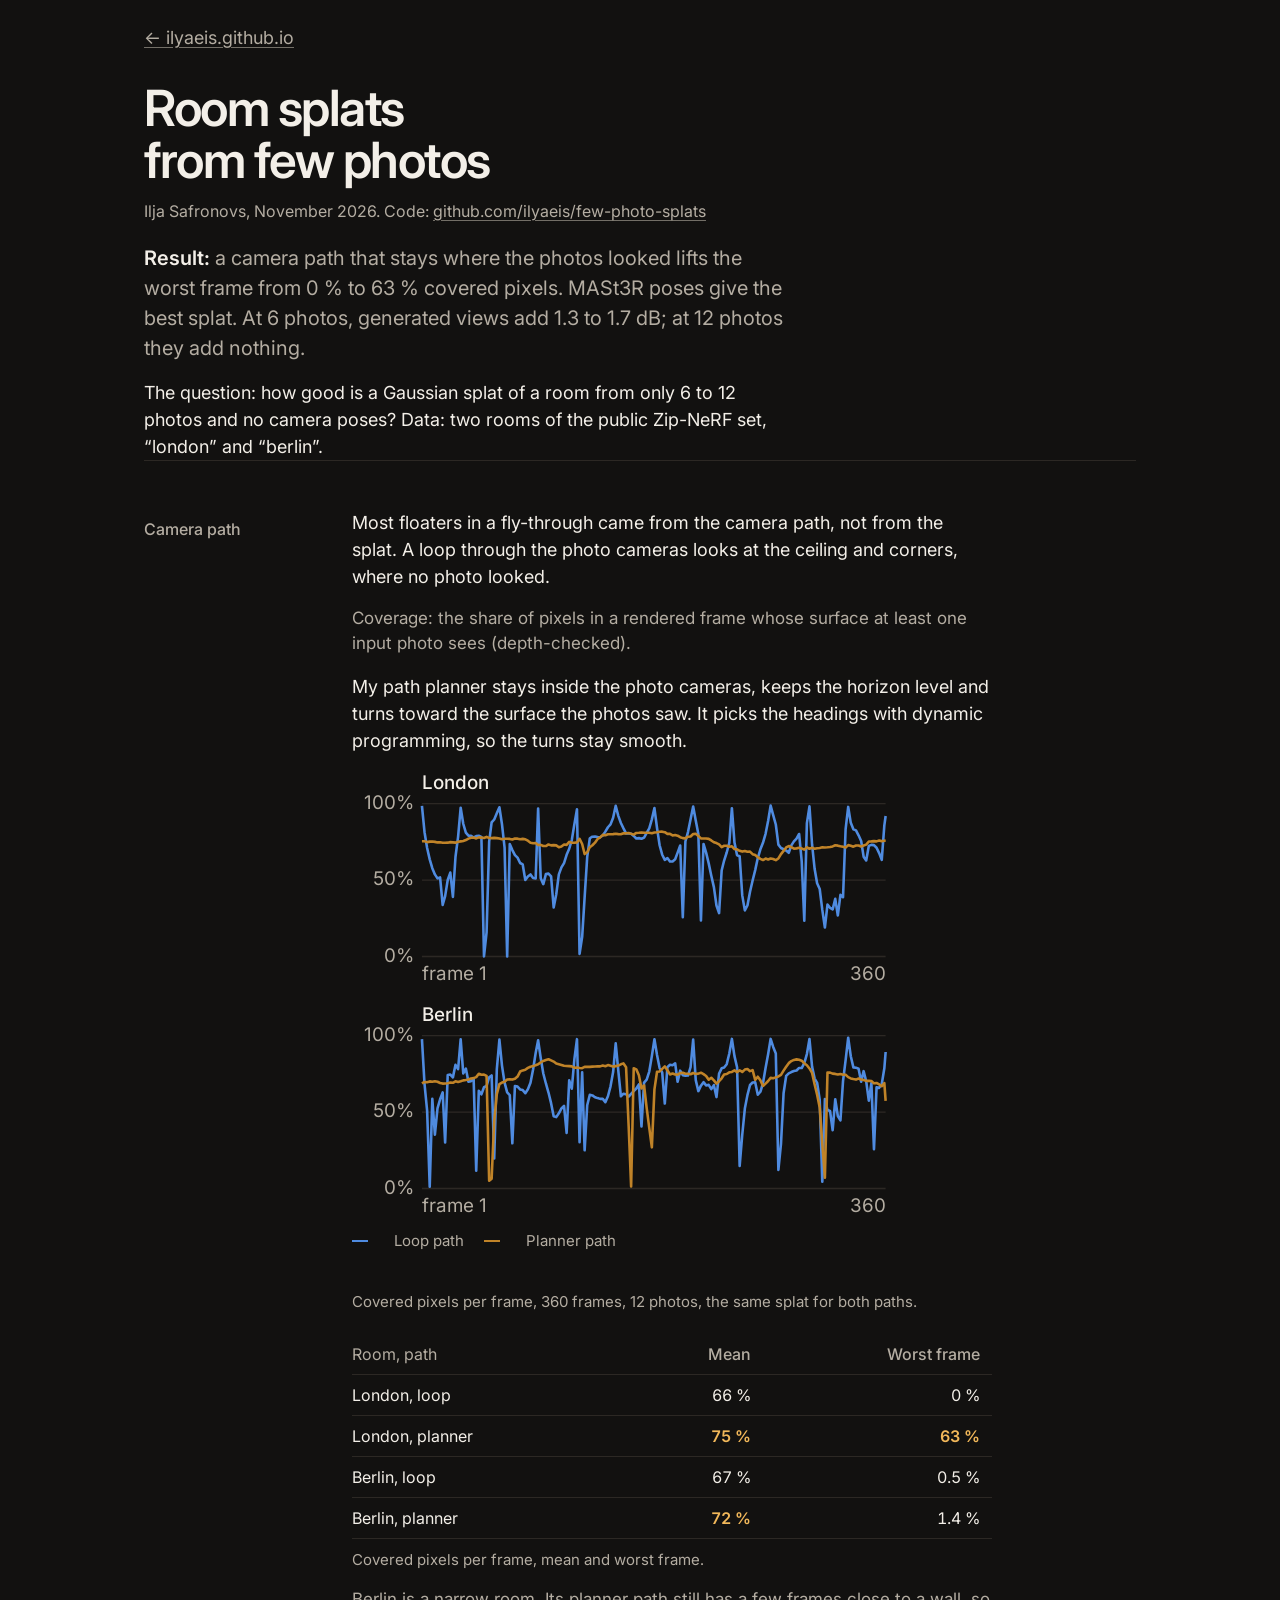
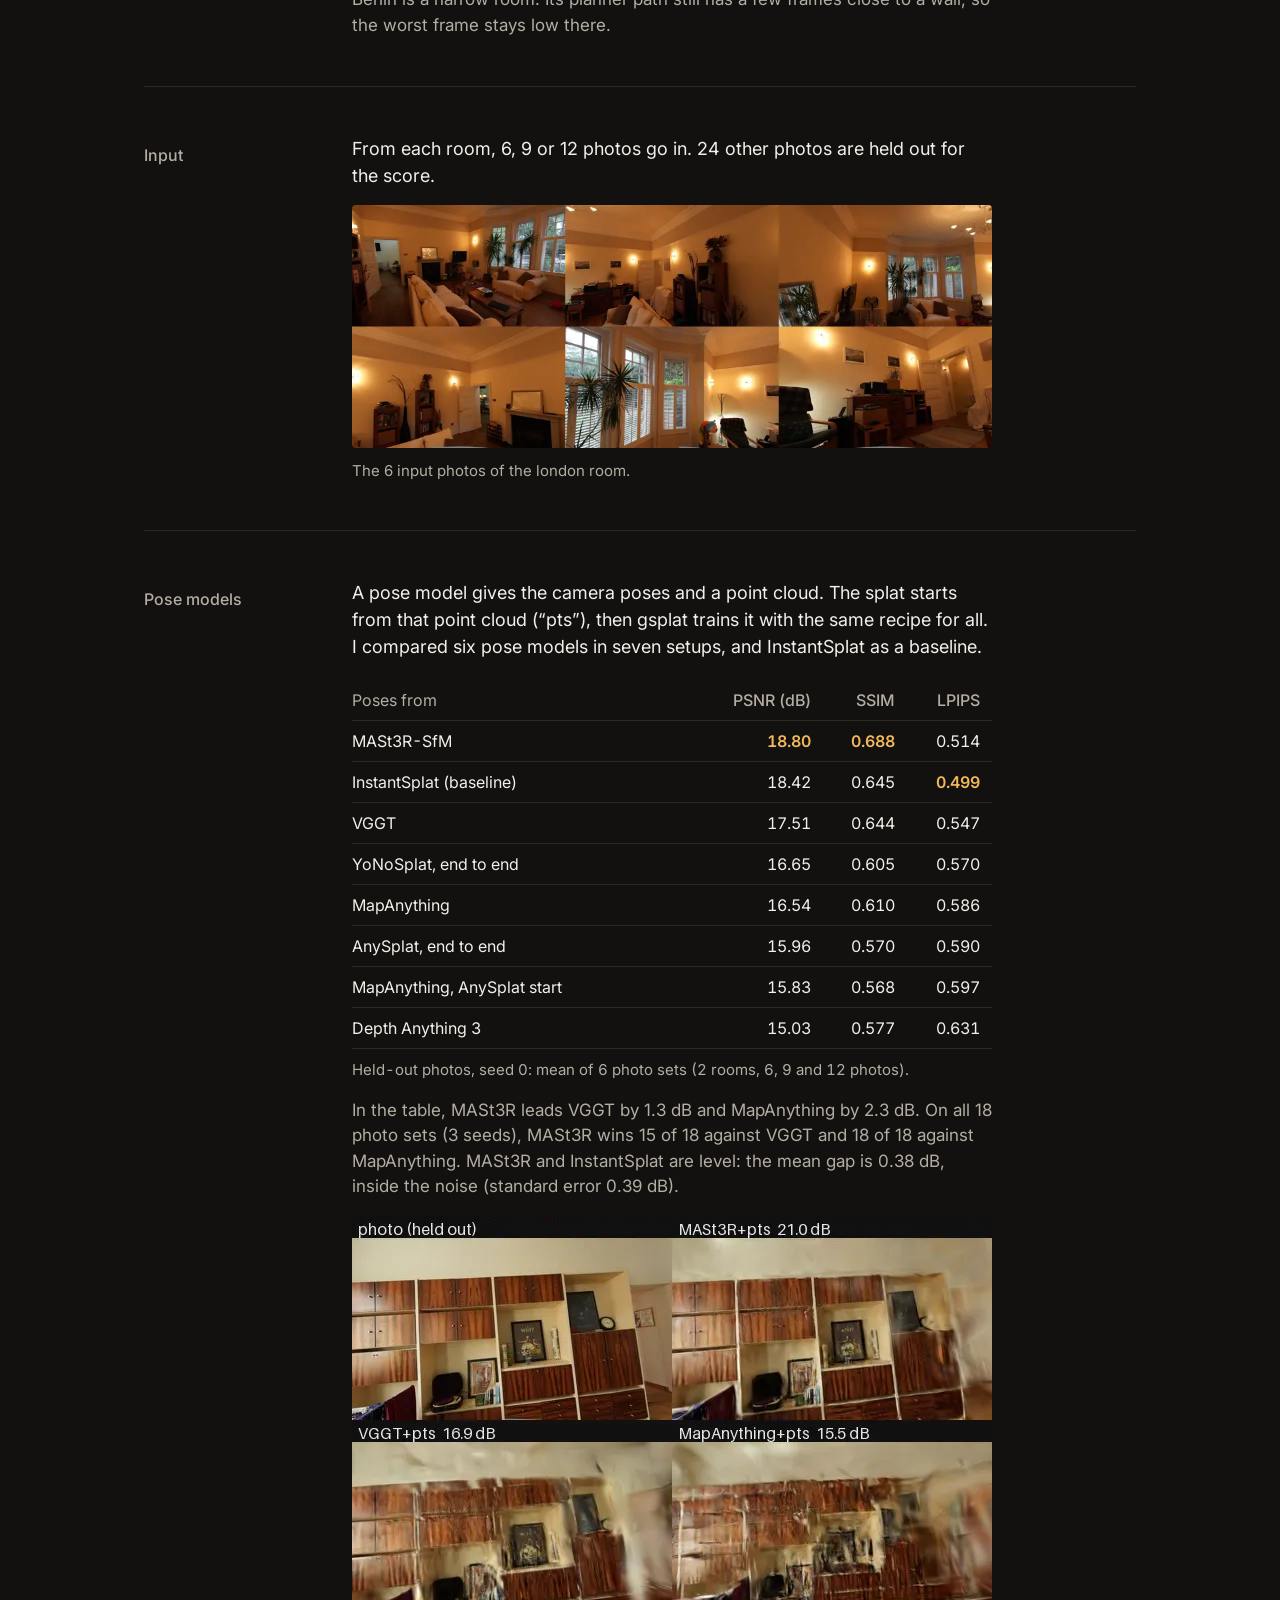
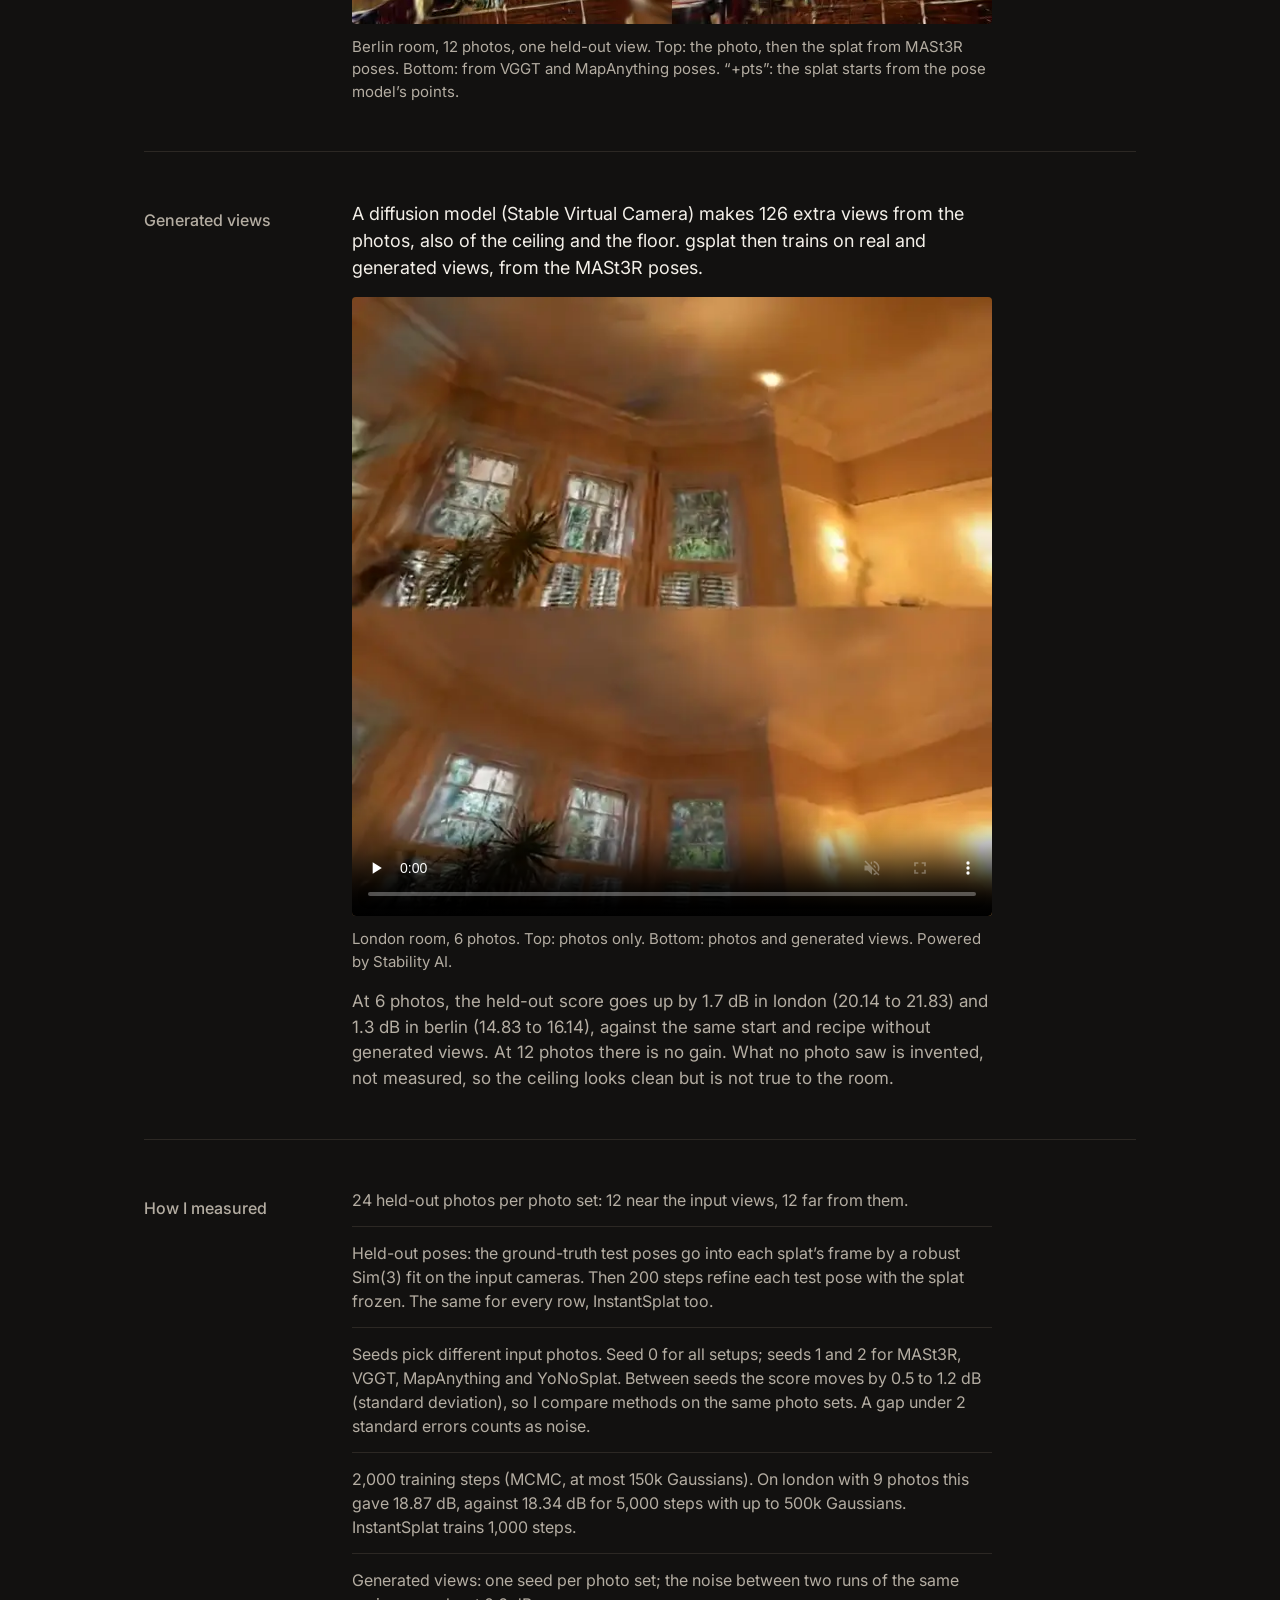
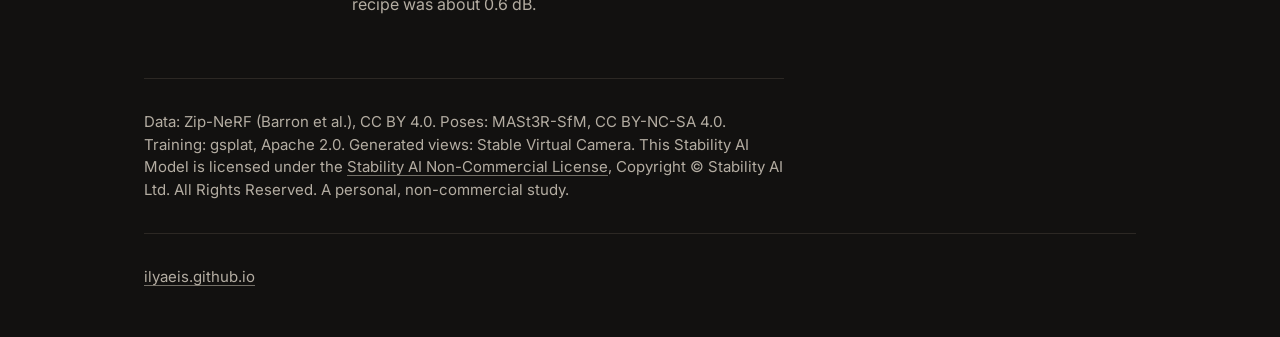
<file: few-photo/index.html>
<!doctype html>
<html lang="en">
<head>
<meta charset="utf-8">
<meta name="viewport" content="width=device-width, initial-scale=1">
<title>Room splats from few photos, Ilja Safronovs</title>
<meta name="description" content="A study on public data by Ilja Safronovs: Gaussian splats of a room from 6 to 12 photos. A coverage-aware camera path, six pose models compared under one gsplat recipe, and generated views (+1.3 to +1.7 dB at 6 photos).">
<meta name="author" content="Ilja Safronovs">
<meta name="color-scheme" content="dark">
<meta name="theme-color" content="#121110">
<link rel="icon" href="../favicon.ico" sizes="any">
<link rel="icon" href="../favicon-32.png" type="image/png" sizes="32x32">
<link rel="canonical" href="https://ilyaeis.github.io/few-photo/">
<meta property="og:type" content="article">
<meta property="og:url" content="https://ilyaeis.github.io/few-photo/">
<meta property="og:title" content="Room splats from few photos">
<meta property="og:description" content="Gaussian splats of a room from 6 to 12 photos: pose models compared, generated views.">
<meta property="og:image" content="https://ilyaeis.github.io/assets/few-photo/gen.webp">
<link rel="preconnect" href="https://fonts.googleapis.com">
<link rel="preconnect" href="https://fonts.gstatic.com" crossorigin>
<link rel="stylesheet" href="https://fonts.googleapis.com/css2?family=Inter:opsz,wght@14..32,400;14..32,500;14..32,600&display=swap">
<link rel="stylesheet" href="../css/style.css?v=9">
</head>
<body>

<main class="study">

<p class="back"><a href="../">&larr; ilyaeis.github.io</a></p>

<h1>Room splats from few photos</h1>
<p class="byline">Ilja Safronovs, November 2026. Code: <a href="https://github.com/ilyaeis/few-photo-splats">github.com/ilyaeis/few-photo-splats</a><!-- TODO: repo not public yet; create it before merge --></p>
<p class="lead-sm"><strong>Result:</strong> a camera path that stays where the photos looked lifts the worst frame from 0&nbsp;% to 63&nbsp;% covered pixels. MASt3R poses give the best splat. At 6 photos, generated views add 1.3 to 1.7&nbsp;dB; at 12 photos they add nothing.</p>
<p>The question: how good is a Gaussian splat of a room from only 6 to 12 photos and no camera poses? Data: two rooms of the public Zip-NeRF set, &ldquo;london&rdquo; and &ldquo;berlin&rdquo;.</p>

<section class="sec">
  <h2>Camera path</h2>
  <div class="sec-body">
  <p>Most floaters in a fly-through came from the camera path, not from the splat. A loop through the photo cameras looks at the ceiling and corners, where no photo looked.</p>
  <p class="detail">Coverage: the share of pixels in a rendered frame whose surface at least one input photo sees (depth-checked).</p>
  <p>My path planner stays inside the photo cameras, keeps the horizon level and turns toward the surface the photos saw. It picks the headings with dynamic programming, so the turns stay smooth.</p>
  <figure class="still">
    <div class="cov-pair">
<svg class="cov" viewBox="0 0 420 170" role="img" aria-labelledby="cov-london-t"><title id="cov-london-t">London room, 12 photos: covered pixels per frame for the loop path and the planner path.</title><line class="grid" x1="54" x2="412" y1="144.0" y2="144.0"/><text class="tick" x="48" y="148.0" text-anchor="end">0%</text><line class="grid" x1="54" x2="412" y1="85.0" y2="85.0"/><text class="tick" x="48" y="89.0" text-anchor="end">50%</text><line class="grid" x1="54" x2="412" y1="26.0" y2="26.0"/><text class="tick" x="48" y="30.0" text-anchor="end">100%</text><text class="tick" x="54" y="162">frame 1</text><text class="tick" x="412" y="162" text-anchor="end">360</text><polyline class="loop" points="54.0,27.7 56.0,48.0 58.0,60.2 60.0,69.0 62.0,75.8 64.0,80.6 66.0,83.7 68.0,82.9 70.0,104.2 71.9,97.4 73.9,84.9 75.9,79.2 77.9,98.0 79.9,67.0 81.9,51.6 83.9,29.1 85.9,41.5 87.9,48.4 89.9,50.7 91.9,50.8 93.9,52.2 95.9,51.0 97.9,50.8 99.9,51.6 101.9,143.9 103.9,125.4 105.9,55.3 107.8,40.5 109.8,38.2 111.8,33.4 113.8,28.8 115.8,41.9 117.8,59.9 119.8,144.0 121.8,57.2 123.8,61.8 125.8,65.7 127.8,67.7 129.8,71.8 131.8,72.9 133.8,84.9 135.8,82.2 137.8,80.6 139.8,83.4 141.8,83.8 143.7,29.7 145.7,83.5 147.7,88.1 149.7,80.4 151.7,80.0 153.7,82.2 155.7,106.1 157.7,95.9 159.7,80.6 161.7,75.2 163.7,71.9 165.7,65.5 167.7,60.8 169.7,54.1 171.7,41.8 173.7,30.3 175.7,142.0 177.7,128.8 179.6,98.3 181.6,67.1 183.6,52.7 185.6,51.5 187.6,51.3 189.6,51.7 191.6,51.9 193.6,50.6 195.6,47.6 197.6,44.2 199.6,42.0 201.6,36.9 203.6,27.6 205.6,35.4 207.6,40.9 209.6,45.1 211.6,48.9 213.6,48.9 215.5,49.3 217.5,50.9 219.5,52.9 221.5,52.6 223.5,53.1 225.5,52.2 227.5,48.6 229.5,45.0 231.5,38.1 233.5,29.4 235.5,44.8 237.5,58.1 239.5,65.4 241.5,69.4 243.5,68.0 245.5,70.6 247.5,70.6 249.5,68.9 251.4,63.8 253.4,58.3 255.4,113.6 257.4,55.2 259.4,47.9 261.4,38.1 263.4,28.2 265.4,39.0 267.4,49.4 269.4,116.2 271.4,57.1 273.4,63.8 275.4,72.1 277.4,81.7 279.4,90.4 281.4,104.6 283.4,110.5 285.4,77.6 287.3,69.9 289.3,63.7 291.3,56.3 293.3,29.5 295.3,56.0 297.3,65.9 299.3,66.6 301.3,96.8 303.3,108.4 305.3,104.6 307.3,94.0 309.3,85.3 311.3,77.3 313.3,68.0 315.3,61.2 317.3,56.2 319.3,49.3 321.3,39.2 323.2,27.5 325.2,34.8 327.2,42.1 329.2,57.6 331.2,60.2 333.2,61.2 335.2,62.2 337.2,63.9 339.2,58.2 341.2,55.1 343.2,53.0 345.2,49.4 347.2,70.4 349.2,116.4 351.2,41.0 353.2,28.1 355.2,57.5 357.2,76.5 359.1,87.5 361.1,91.9 363.1,108.0 365.1,121.6 367.1,103.9 369.1,106.4 371.1,107.6 373.1,99.5 375.1,112.3 377.1,96.4 379.1,98.2 381.1,45.6 383.1,28.5 385.1,40.8 387.1,45.8 389.1,46.6 391.1,50.4 393.1,54.8 395.0,66.9 397.0,69.8 399.0,58.6 401.0,57.8 403.0,58.0 405.0,60.0 407.0,64.2 409.0,69.4 411.0,42.7 412.0,35.5"/><polyline class="plan" points="54.0,55.0 56.0,55.0 58.0,55.7 60.0,55.3 62.0,55.2 64.0,55.5 66.0,55.9 68.0,55.8 70.0,56.2 71.9,56.2 73.9,56.1 75.9,55.7 77.9,55.9 79.9,56.1 81.9,55.4 83.9,55.1 85.9,54.8 87.9,54.1 89.9,53.0 91.9,52.3 93.9,52.2 95.9,52.8 97.9,52.0 99.9,52.2 101.9,52.5 103.9,51.6 105.9,52.5 107.8,52.6 109.8,52.4 111.8,52.6 113.8,52.9 115.8,53.5 117.8,53.1 119.8,53.1 121.8,53.2 123.8,53.6 125.8,52.9 127.8,53.0 129.8,53.4 131.8,53.2 133.8,53.5 135.8,54.6 137.8,56.1 139.8,56.5 141.8,56.4 143.7,57.9 145.7,57.8 147.7,58.7 149.7,58.7 151.7,57.5 153.7,58.2 155.7,58.0 157.7,58.2 159.7,59.6 161.7,59.0 163.7,57.5 165.7,57.8 167.7,55.5 169.7,56.2 171.7,56.2 173.7,55.9 175.7,53.1 177.7,57.1 179.6,64.9 181.6,63.5 183.6,59.6 185.6,58.1 187.6,56.1 189.6,53.3 191.6,52.0 193.6,50.1 195.6,50.4 197.6,49.6 199.6,49.6 201.6,49.5 203.6,49.2 205.6,49.5 207.6,49.6 209.6,48.9 211.6,48.9 213.6,48.6 215.5,49.3 217.5,49.9 219.5,48.6 221.5,48.5 223.5,48.3 225.5,48.5 227.5,48.4 229.5,48.5 231.5,48.8 233.5,48.2 235.5,48.0 237.5,47.7 239.5,47.6 241.5,48.0 243.5,49.3 245.5,49.3 247.5,50.5 249.5,50.2 251.4,50.7 253.4,51.9 255.4,52.6 257.4,52.8 259.4,51.5 261.4,51.3 263.4,49.4 265.4,49.3 267.4,50.9 269.4,52.8 271.4,52.9 273.4,52.9 275.4,53.2 277.4,54.4 279.4,55.8 281.4,56.4 283.4,57.4 285.4,59.5 287.3,58.5 289.3,58.5 291.3,59.3 293.3,58.9 295.3,61.0 297.3,61.3 299.3,62.4 301.3,63.0 303.3,62.5 305.3,63.1 307.3,63.0 309.3,65.0 311.3,65.7 313.3,67.3 315.3,68.6 317.3,69.5 319.3,68.4 321.3,69.1 323.2,68.3 325.2,68.7 327.2,69.6 329.2,68.3 331.2,64.9 333.2,62.5 335.2,59.8 337.2,58.7 339.2,59.6 341.2,60.7 343.2,60.5 345.2,60.1 347.2,60.6 349.2,61.5 351.2,59.7 353.2,60.8 355.2,60.1 357.2,60.8 359.1,60.4 361.1,60.2 363.1,59.7 365.1,59.8 367.1,59.7 369.1,59.4 371.1,59.0 373.1,58.1 375.1,58.4 377.1,58.9 379.1,59.3 381.1,59.8 383.1,58.0 385.1,58.5 387.1,59.2 389.1,58.3 391.1,58.3 393.1,59.1 395.0,58.3 397.0,57.6 399.0,55.2 401.0,55.1 403.0,54.9 405.0,55.1 407.0,54.5 409.0,54.9 411.0,54.6 412.0,54.3"/><text class="name" x="54" y="15">London</text></svg>
<svg class="cov" viewBox="0 0 420 170" role="img" aria-labelledby="cov-berlin-t"><title id="cov-berlin-t">Berlin room, 12 photos: covered pixels per frame for the loop path and the planner path.</title><line class="grid" x1="54" x2="412" y1="144.0" y2="144.0"/><text class="tick" x="48" y="148.0" text-anchor="end">0%</text><line class="grid" x1="54" x2="412" y1="85.0" y2="85.0"/><text class="tick" x="48" y="89.0" text-anchor="end">50%</text><line class="grid" x1="54" x2="412" y1="26.0" y2="26.0"/><text class="tick" x="48" y="30.0" text-anchor="end">100%</text><text class="tick" x="54" y="162">frame 1</text><text class="tick" x="412" y="162" text-anchor="end">360</text><polyline class="loop" points="54.0,28.7 56.0,63.4 58.0,83.9 60.0,142.6 62.0,74.8 64.0,102.4 66.0,82.1 68.0,75.1 70.0,69.8 71.9,108.5 73.9,56.3 75.9,56.0 77.9,58.2 79.9,48.5 81.9,51.8 83.9,28.8 85.9,55.1 87.9,51.4 89.9,61.5 91.9,61.1 93.9,59.0 95.9,130.2 97.9,68.6 99.9,71.3 101.9,65.8 103.9,64.8 105.9,58.1 107.8,56.7 109.8,120.8 111.8,52.1 113.8,29.0 115.8,49.1 117.8,62.3 119.8,69.8 121.8,71.9 123.8,109.1 125.8,64.8 127.8,65.3 129.8,67.5 131.8,68.0 133.8,70.4 135.8,67.4 137.8,62.4 139.8,52.1 141.8,39.4 143.7,29.5 145.7,43.2 147.7,55.2 149.7,62.9 151.7,69.9 153.7,78.1 155.7,88.2 157.7,88.9 159.7,85.9 161.7,82.2 163.7,80.2 165.7,101.1 167.7,60.5 169.7,66.9 171.7,44.1 173.7,28.7 175.7,108.3 177.7,54.3 179.6,114.5 181.6,79.7 183.6,71.6 185.6,72.1 187.6,73.5 189.6,74.2 191.6,74.8 193.6,74.8 195.6,77.3 197.6,72.8 199.6,65.1 201.6,54.1 203.6,31.9 205.6,52.9 207.6,72.8 209.6,70.8 211.6,71.2 213.6,73.1 215.5,70.9 217.5,68.8 219.5,66.8 221.5,63.6 223.5,96.0 225.5,62.2 227.5,59.9 229.5,53.7 231.5,41.8 233.5,28.8 235.5,40.9 237.5,51.0 239.5,54.3 241.5,78.4 243.5,50.3 245.5,48.4 247.5,48.8 249.5,47.3 251.4,61.6 253.4,53.0 255.4,56.5 257.4,56.9 259.4,56.8 261.4,50.2 263.4,29.0 265.4,60.3 267.4,68.8 269.4,64.6 271.4,61.9 273.4,64.4 275.4,64.0 277.4,67.3 279.4,64.2 281.4,73.4 283.4,55.3 285.4,51.2 287.3,50.6 289.3,48.0 291.3,39.8 293.3,28.5 295.3,41.8 297.3,50.4 299.3,126.6 301.3,102.5 303.3,82.3 305.3,71.9 307.3,64.1 309.3,62.2 311.3,62.0 313.3,71.6 315.3,69.3 317.3,62.7 319.3,51.0 321.3,40.1 323.2,28.5 325.2,34.7 327.2,39.8 329.2,129.7 331.2,109.5 333.2,70.5 335.2,57.1 337.2,55.1 339.2,54.1 341.2,53.3 343.2,52.9 345.2,50.9 347.2,51.0 349.2,47.2 351.2,40.2 353.2,28.6 355.2,49.8 357.2,59.1 359.1,62.4 361.1,75.4 363.1,138.8 365.1,75.0 367.1,83.4 369.1,84.2 371.1,99.0 373.1,75.1 375.1,88.0 377.1,91.4 379.1,61.1 381.1,44.9 383.1,27.6 385.1,41.9 387.1,50.5 389.1,50.7 391.1,51.5 393.1,61.5 395.0,53.4 397.0,61.2 399.0,76.2 401.0,62.6 403.0,113.7 405.0,65.9 407.0,66.3 409.0,63.4 411.0,51.2 412.0,38.6"/><polyline class="plan" points="54.0,62.9 56.0,61.7 58.0,61.9 60.0,61.3 62.0,61.6 64.0,61.2 66.0,61.6 68.0,62.5 70.0,63.0 71.9,62.9 73.9,62.7 75.9,62.2 77.9,62.4 79.9,61.2 81.9,61.8 83.9,61.2 85.9,60.5 87.9,60.2 89.9,59.8 91.9,59.0 93.9,58.8 95.9,58.0 97.9,55.4 99.9,56.2 101.9,56.1 103.9,57.1 105.9,138.0 107.8,136.4 109.8,91.7 111.8,71.1 113.8,63.4 115.8,62.2 117.8,61.5 119.8,59.8 121.8,59.7 123.8,59.9 125.8,59.3 127.8,57.6 129.8,53.7 131.8,52.8 133.8,52.3 135.8,50.9 137.8,50.0 139.8,49.5 141.8,48.8 143.7,48.1 145.7,46.6 147.7,45.5 149.7,44.8 151.7,44.2 153.7,45.1 155.7,46.0 157.7,47.5 159.7,48.0 161.7,48.6 163.7,49.2 165.7,49.4 167.7,49.5 169.7,49.7 171.7,50.8 173.7,50.5 175.7,51.0 177.7,51.1 179.6,50.1 181.6,50.1 183.6,50.1 185.6,49.9 187.6,49.8 189.6,49.7 191.6,49.7 193.6,49.1 195.6,49.6 197.6,48.7 199.6,49.3 201.6,49.9 203.6,49.5 205.6,49.1 207.6,48.1 209.6,47.4 211.6,50.3 213.6,95.8 215.5,142.4 217.5,51.2 219.5,52.0 221.5,56.5 223.5,66.8 225.5,64.4 227.5,81.8 229.5,97.2 231.5,112.2 233.5,67.5 235.5,53.9 237.5,53.6 239.5,51.6 241.5,49.7 243.5,52.7 245.5,55.9 247.5,55.2 249.5,56.0 251.4,56.1 253.4,54.9 255.4,54.6 257.4,55.4 259.4,55.4 261.4,55.8 263.4,54.8 265.4,55.6 267.4,55.3 269.4,54.6 271.4,55.7 273.4,57.1 275.4,60.0 277.4,58.5 279.4,60.5 281.4,63.0 283.4,61.2 285.4,58.9 287.3,56.0 289.3,55.6 291.3,54.3 293.3,54.0 295.3,52.8 297.3,54.1 299.3,52.7 301.3,54.0 303.3,52.2 305.3,51.7 307.3,53.4 309.3,52.6 311.3,60.1 313.3,57.7 315.3,60.4 317.3,64.8 319.3,63.0 321.3,61.0 323.2,58.6 325.2,58.9 327.2,58.2 329.2,57.5 331.2,56.3 333.2,53.0 335.2,50.0 337.2,47.2 339.2,45.6 341.2,44.7 343.2,44.3 345.2,44.6 347.2,45.3 349.2,47.3 351.2,48.8 353.2,51.3 355.2,54.7 357.2,63.7 359.1,71.6 361.1,81.4 363.1,109.7 365.1,135.6 367.1,54.4 369.1,54.5 371.1,55.3 373.1,55.5 375.1,56.0 377.1,55.6 379.1,56.1 381.1,56.2 383.1,58.0 385.1,59.0 387.1,59.5 389.1,59.9 391.1,59.1 393.1,59.9 395.0,60.3 397.0,60.9 399.0,60.8 401.0,61.0 403.0,62.8 405.0,62.5 407.0,63.6 409.0,65.0 411.0,62.6 412.0,76.3"/><text class="name" x="54" y="15">Berlin</text></svg>
    </div>
    <p class="cov-key"><span class="k loop"></span>Loop path <span class="k plan"></span>Planner path</p>
    <p class="cov-read" aria-live="polite"></p>
    <figcaption>Covered pixels per frame, 360 frames, 12 photos, the same splat for both paths.</figcaption>
  </figure>
  <div class="table-wrap">
  <table>
    <caption>Covered pixels per frame, mean and worst frame.</caption>
    <thead><tr><th scope="col">Room, path</th><th scope="col">Mean</th><th scope="col">Worst frame</th></tr></thead>
    <tbody>
      <tr><th scope="row">London, loop</th><td>66&nbsp;%</td><td>0&nbsp;%</td></tr>
      <tr><th scope="row">London, planner</th><td><strong>75&nbsp;%</strong></td><td><strong>63&nbsp;%</strong></td></tr>
      <tr><th scope="row">Berlin, loop</th><td>67&nbsp;%</td><td>0.5&nbsp;%</td></tr>
      <tr><th scope="row">Berlin, planner</th><td><strong>72&nbsp;%</strong></td><td>1.4&nbsp;%</td></tr>
    </tbody>
  </table>
  </div>
  <p class="detail">Berlin is a narrow room. Its planner path still has a few frames close to a wall, so the worst frame stays low there.</p>
  </div>
</section>

<section class="sec">
  <h2>Input</h2>
  <div class="sec-body">
  <p>From each room, 6, 9 or 12 photos go in. 24 other photos are held out for the score.</p>
  <figure class="still">
    <img src="../assets/few-photo/photos.webp" width="960" height="364" alt="Six photos of a living room with a bay window, a sofa and a fireplace" loading="lazy" decoding="async">
    <figcaption>The 6 input photos of the london room.</figcaption>
  </figure>
  </div>
</section>

<section class="sec">
  <h2>Pose models</h2>
  <div class="sec-body">
  <p>A pose model gives the camera poses and a point cloud. The splat starts from that point cloud (&ldquo;pts&rdquo;), then gsplat trains it with the same recipe for all. I compared six pose models in seven setups, and InstantSplat as a baseline.</p>
  <div class="table-wrap">
  <table>
    <caption>Held-out photos, seed 0: mean of 6 photo sets (2 rooms, 6, 9 and 12 photos).</caption>
    <thead><tr><th scope="col">Poses from</th><th scope="col">PSNR (dB)</th><th scope="col">SSIM</th><th scope="col">LPIPS</th></tr></thead>
    <tbody>
      <tr><th scope="row">MASt3R-SfM</th><td><strong>18.80</strong></td><td><strong>0.688</strong></td><td>0.514</td></tr>
      <tr><th scope="row">InstantSplat (baseline)</th><td>18.42</td><td>0.645</td><td><strong>0.499</strong></td></tr>
      <tr><th scope="row">VGGT</th><td>17.51</td><td>0.644</td><td>0.547</td></tr>
      <tr><th scope="row">YoNoSplat, end to end</th><td>16.65</td><td>0.605</td><td>0.570</td></tr>
      <tr><th scope="row">MapAnything</th><td>16.54</td><td>0.610</td><td>0.586</td></tr>
      <tr><th scope="row">AnySplat, end to end</th><td>15.96</td><td>0.570</td><td>0.590</td></tr>
      <tr><th scope="row">MapAnything, AnySplat start</th><td>15.83</td><td>0.568</td><td>0.597</td></tr>
      <tr><th scope="row">Depth Anything 3</th><td>15.03</td><td>0.577</td><td>0.631</td></tr>
    </tbody>
  </table>
  </div>
  <p class="detail">In the table, MASt3R leads VGGT by 1.3&nbsp;dB and MapAnything by 2.3&nbsp;dB. On all 18 photo sets (3 seeds), MASt3R wins 15 of 18 against VGGT and 18 of 18 against MapAnything. MASt3R and InstantSplat are level: the mean gap is 0.38&nbsp;dB, inside the noise (standard error 0.39&nbsp;dB).</p>
  <figure class="still">
    <img src="../assets/few-photo/poses.webp" width="640" height="408" alt="One held-out photo of a cabinet wall, then the splat renders from MASt3R, VGGT and MapAnything poses. MASt3R is sharp; the others smear the wall." loading="lazy" decoding="async">
    <figcaption>Berlin room, 12 photos, one held-out view. Top: the photo, then the splat from MASt3R poses. Bottom: from VGGT and MapAnything poses. &ldquo;+pts&rdquo;: the splat starts from the pose model&rsquo;s points.</figcaption>
  </figure>
  </div>
</section>

<section class="sec">
  <h2>Generated views</h2>
  <div class="sec-body">
  <p>A diffusion model (Stable Virtual Camera) makes 126 extra views from the photos, also of the ceiling and the floor. gsplat then trains on real and generated views, from the MASt3R poses.</p>
  <figure class="still">
    <video src="../assets/few-photo/gen.mp4" poster="../assets/few-photo/gen.webp" width="720" height="696" controls loop muted playsinline preload="none" aria-label="Fly-through of the london room. Top: photos only. Bottom: photos and generated views."></video>
    <figcaption>London room, 6 photos. Top: photos only. Bottom: photos and generated views. Powered by Stability AI.</figcaption>
  </figure>
  <p class="detail">At 6 photos, the held-out score goes up by 1.7&nbsp;dB in london (20.14 to 21.83) and 1.3&nbsp;dB in berlin (14.83 to 16.14), against the same start and recipe without generated views. At 12 photos there is no gain. What no photo saw is invented, not measured, so the ceiling looks clean but is not true to the room.</p>
  </div>
</section>

<section class="sec">
  <h2>How I measured</h2>
  <div class="sec-body">
  <ul class="plain method">
    <li>24 held-out photos per photo set: 12 near the input views, 12 far from them.</li>
    <li>Held-out poses: the ground-truth test poses go into each splat&rsquo;s frame by a robust Sim(3) fit on the input cameras. Then 200 steps refine each test pose with the splat frozen. The same for every row, InstantSplat too.</li>
    <li>Seeds pick different input photos. Seed 0 for all setups; seeds 1 and 2 for MASt3R, VGGT, MapAnything and YoNoSplat. Between seeds the score moves by 0.5 to 1.2&nbsp;dB (standard deviation), so I compare methods on the same photo sets. A gap under 2 standard errors counts as noise.</li>
    <li>2,000 training steps (MCMC, at most 150k Gaussians). On london with 9 photos this gave 18.87&nbsp;dB, against 18.34&nbsp;dB for 5,000 steps with up to 500k Gaussians. InstantSplat trains 1,000 steps.</li>
    <li>Generated views: one seed per photo set; the noise between two runs of the same recipe was about 0.6&nbsp;dB.</li>
  </ul>
  </div>
</section>

<footer class="credits">
  <p>Data: Zip-NeRF (Barron et al.), CC BY 4.0. Poses: MASt3R-SfM, CC BY-NC-SA 4.0. Training: gsplat, Apache 2.0. Generated views: Stable Virtual Camera. This Stability AI Model is licensed under the <a href="https://huggingface.co/stabilityai/stable-virtual-camera/blob/main/LICENSE">Stability AI Non-Commercial License</a>, Copyright &copy; Stability AI Ltd. All Rights Reserved. A personal, non-commercial study.</p>
</footer>

</main>

<footer class="foot">
  <p><a href="../">ilyaeis.github.io</a></p>
</footer>
<script>
// Coverage charts: hover or touch shows the values of the nearest frame.
for (const svg of document.querySelectorAll('svg.cov')) {
  const lines = [...svg.querySelectorAll('polyline')].map(l => l.getAttribute('points').split(' ').map(p => p.split(',').map(Number)));
  const read = svg.closest('figure').querySelector('.cov-read');
  const box = svg.viewBox.baseVal, x0 = lines[0][0][0], x1 = lines[0].at(-1)[0];
  const mark = document.createElementNS('http://www.w3.org/2000/svg', 'line');
  mark.setAttribute('class', 'cross'); mark.setAttribute('y1', 26); mark.setAttribute('y2', box.height - 26);
  svg.append(mark);
  const show = e => {
    const r = svg.getBoundingClientRect(), x = (e.clientX - r.left) / r.width * box.width;
    const i = Math.max(0, Math.min(lines[0].length - 1, Math.round((x - x0) / (x1 - x0) * (lines[0].length - 1))));
    const [a, b] = lines.map(l => l[i]), pct = p => Math.round((1 - (p[1] - 26) / (box.height - 52)) * 100);
    mark.setAttribute('x1', a[0]); mark.setAttribute('x2', a[0]); mark.style.opacity = 1;
    read.textContent = svg.querySelector('.name').textContent + ', frame ' + Math.min(360, i * 2 + 1) + ': loop ' + pct(a) + ' %, planner ' + pct(b) + ' %';
  };
  svg.addEventListener('pointermove', show);
  svg.addEventListener('pointerleave', () => { mark.style.opacity = 0; });
}
</script>
</body>
</html>
</file>
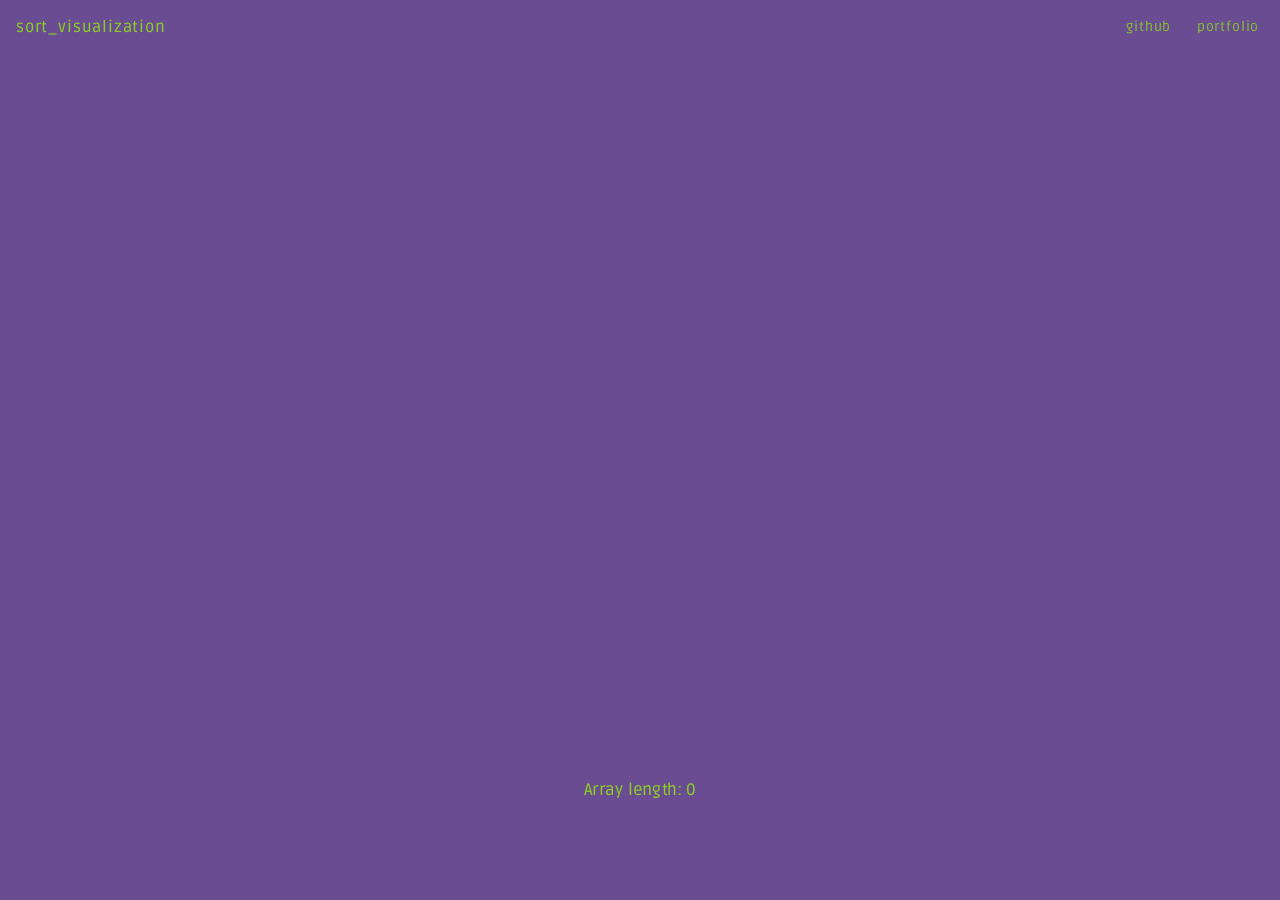
<file: apps/sorting/index.html>
<!DOCTYPE html>
<html lang="en">
<head>
<meta charset="UTF-8">
<meta name="viewport" content="width=device-width, initial-scale=1.0, viewport-fit=cover">
<title>Sorting visualizer (sort_visualization) — Ilja Safronovs</title>
<meta name="description" content="sort_visualization in the browser: 16 sorting algorithms in five layouts. The algorithms are the original C++ code compiled to WebAssembly; the drawing is a JavaScript port of ArrayDrawer.cpp.">
<meta name="author" content="Ilja Safronovs">
<meta name="theme-color" content="#023047">
<link rel="canonical" href="https://ilyaeis.github.io/apps/sorting/">
<link rel="icon" href="data:,">
<link rel="preload" href="Ruda-Medium.woff2" as="font" type="font/woff2" crossorigin>
<link rel="modulepreload" href="drawer.js">
<style>
@font-face { font-family: Ruda; src: url(Ruda-Medium.woff2) format('woff2'); font-weight: 500; font-display: swap; }
:root { --fg: rgb(255,183,3); --sel: rgb(251,133,0); --bg: rgb(2,48,71); }
* { box-sizing: border-box; margin: 0; padding: 0; }
html, body { height: 100%; }
body {
    display: flex; flex-direction: column;
    background: var(--bg); color: var(--fg);
    font: 15px/1.4 Ruda, 'Helvetica Neue', Helvetica, Arial, sans-serif;
    overflow: hidden; transition: background 0.3s;
}
a { color: inherit; }
header {
    display: flex; align-items: center; gap: 1rem;
    padding: calc(0.3rem + env(safe-area-inset-top)) 1rem 0.3rem;
    font-size: 0.85rem; letter-spacing: 0.06em;
}
header h1 { font-size: 1rem; font-weight: 500; flex: 1; }
header a { display: inline-flex; align-items: center; min-height: 2.75rem; padding: 0 0.3rem; text-decoration: none; opacity: 0.85; }
header a:hover, header a:focus-visible { opacity: 1; text-decoration: underline; }
#stage { position: relative; flex: 1; min-height: 0; display: flex; align-items: center; justify-content: center; }
#view { display: block; }
/* Menu: over the canvas, which shows the array it will sort */
#menu {
    position: absolute; z-index: 2; inset: 0; margin: auto;
    width: min(26rem, calc(100% - 1.5rem)); height: fit-content; max-height: calc(100% - 1rem); overflow: auto;
    padding: 1.1rem 1.25rem 1rem;
    background: color-mix(in srgb, var(--bg) 88%, transparent);
    border: 1px solid color-mix(in srgb, var(--fg) 45%, transparent);
    border-radius: 14px;
    backdrop-filter: blur(3px);
}
body.running #menu, body:not(.ready) #menu { display: none; }
#menu h2 { font-size: 1.35rem; font-weight: 500; text-align: center; margin-bottom: 0.6rem; }
fieldset { border: 0; margin: 0.55rem 0; }
legend { font-size: 0.75rem; letter-spacing: 0.1em; text-transform: uppercase; opacity: 0.75; margin-bottom: 0.3rem; }
.choices { display: flex; flex-wrap: wrap; gap: 0.35rem; }
.choices input { position: absolute; opacity: 0; pointer-events: none; }
.choices label {
    display: inline-flex; align-items: center; justify-content: center; min-height: 2.5rem; min-width: 2.5rem;
    padding: 0 0.7rem; border: 1px solid color-mix(in srgb, var(--fg) 40%, transparent); border-radius: 999px;
    cursor: pointer; user-select: none;
}
.choices input:checked + label { background: var(--fg); color: var(--bg); border-color: var(--fg); }
.choices input:focus-visible + label { outline: 2px solid var(--sel); outline-offset: 2px; }
#themes label { padding: 0.2rem; }
.swatch { display: inline-flex; align-items: center; justify-content: center; width: 2rem; height: 2rem; border-radius: 50%; font-size: 0.85rem; }
select {
    width: 100%; min-height: 2.5rem; padding: 0 0.6rem; font: inherit; color: var(--fg); background: var(--bg);
    border: 1px solid color-mix(in srgb, var(--fg) 40%, transparent); border-radius: 8px;
}
#start {
    display: block; width: 100%; margin: 0.9rem 0 0.6rem; min-height: 2.9rem;
    font: inherit; font-size: 1.05rem; letter-spacing: 0.06em; cursor: pointer;
    color: var(--bg); background: var(--fg); border: 0; border-radius: 999px;
}
#start:hover, #start:focus-visible { background: var(--sel); outline: none; }
.keys, .note { font-size: 0.78rem; opacity: 0.8; text-align: center; }
.note { margin-top: 0.5rem; opacity: 0.7; }
kbd { font: inherit; border: 1px solid color-mix(in srgb, var(--fg) 40%, transparent); border-radius: 4px; padding: 0 0.25rem; }
/* Run controls: the original speed keys as buttons */
#controls {
    display: none; justify-content: center; gap: 0.5rem; flex-wrap: wrap;
    padding: 0.4rem 0.75rem calc(0.5rem + env(safe-area-inset-bottom));
}
body.running #controls { display: flex; }
#controls button {
    min-height: 2.75rem; min-width: 5.5rem; padding: 0 0.9rem; font: inherit; cursor: pointer;
    color: var(--fg); background: transparent; border: 1px solid color-mix(in srgb, var(--fg) 50%, transparent); border-radius: 999px;
}
#controls button:hover, #controls button:focus-visible { background: var(--fg); color: var(--bg); outline: none; }
#info { text-align: center; font-size: 0.75rem; opacity: 0.7; min-height: 1.1rem; padding: 0 1rem; }
@media (prefers-reduced-motion: reduce) { body { transition: none; } }
</style>
</head>
<body>
<header>
    <h1>sort_visualization</h1>
    <a href="https://github.com/ilyaeis/sort_visualization">github</a>
    <a href="../../">portfolio</a>
</header>
<main id="stage">
    <canvas id="view" role="img" aria-label="The array as the program draws it"></canvas>
    <form id="menu" aria-label="Menu">
        <h2>Sort visualization</h2>
        <fieldset><legend>Layout</legend><div class="choices" id="layouts"></div></fieldset>
        <fieldset><legend>Theme</legend><div class="choices" id="themes"></div></fieldset>
        <fieldset><legend>Fill the array</legend><div class="choices" id="fills"></div></fieldset>
        <fieldset><legend>Algorithms</legend>
            <select id="algo" aria-label="Algorithms"><option value="all">All 16, in table order</option></select>
        </fieldset>
        <button id="start" type="submit">Start</button>
        <p class="keys"><kbd>&rarr;</kbd>/<kbd>D</kbd> faster &middot; <kbd>&larr;</kbd>/<kbd>A</kbd> normal speed &middot; <kbd>Esc</kbd> menu</p>
        <p class="note">The algorithms are the original C++ code (SortAlgorithms.cpp,
            ShuffleAlgorithms.cpp), compiled to WebAssembly. The drawing is a JavaScript
            port of ArrayDrawer.cpp. <a href="https://github.com/ilyaeis/sort_visualization">Source</a></p>
    </form>
</main>
<p id="info" aria-live="polite"></p>
<nav id="controls" aria-label="Speed">
    <button type="button" data-key="slower" aria-keyshortcuts="ArrowLeft A">&larr; normal</button>
    <button type="button" data-key="faster" aria-keyshortcuts="ArrowRight D">faster &rarr;</button>
    <button type="button" data-key="menu" aria-keyshortcuts="Escape">menu</button>
</nav>
<noscript><p style="padding:1rem">This app needs JavaScript and WebAssembly.</p></noscript>
<script type="module" src="app.js"></script>
</body>
</html>
</file>
<file: css/style.css>
/* Dark only: the splat is a dim room, it looks like a hole on white.
   8 px grid, 64 rem container, 40 rem text measure, 11 rem label rail. */

:root {
  --bg: #121110;
  --bg-2: #1c1a17;
  --fg: #f3efe8;
  --fg-2: #b4ada2;      /* muted: 7.2:1 on bg */
  --line: #2c2824;
  --accent: #f2b85a;    /* the lamps in the flat */
  --wide: 64rem;
  --measure: 40rem;
  --rail: 11rem;
  --gutter: 16px;
  --font: Inter, system-ui, -apple-system, "Segoe UI", Roboto, sans-serif;
}

* { box-sizing: border-box; }
html { background: var(--bg); color: var(--fg); font-family: var(--font);
  -webkit-text-size-adjust: 100%; scroll-behavior: smooth; }
body { margin: 0; line-height: 1.5; font-size: 1.0625rem; }
@media (min-width: 700px) { body { font-size: 1.125rem; } }

a { color: inherit; text-decoration-color: color-mix(in srgb, var(--fg-2) 60%, transparent); text-underline-offset: 0.18em; }
a:hover { text-decoration-color: var(--accent); }
a:focus-visible, button:focus-visible, .flat-stage:focus-visible { outline: 2px solid var(--accent); outline-offset: 3px; }
p { margin: 0; }
.muted { color: var(--fg-2); font-weight: 400; }


main { max-width: var(--wide); margin: 0 auto; padding: 0 var(--gutter); }

/* hero */
.hero { padding: 48px 0 48px; }
@media (min-width: 700px) { .hero { padding: 72px 0 80px; } }
.who { font-size: 1.0625rem; line-height: 1.4; margin-bottom: 28px; }
.who strong { font-weight: 600; font-size: 1.125rem; }
@media (min-width: 700px) { .who { margin-bottom: 36px; } .who strong { font-size: 1.25rem; } }
.kicker { color: var(--fg-2); font-weight: 500; }
h1 { font-size: clamp(2.375rem, 3.2vw + 1.4rem, 4.5rem); line-height: 1.04; letter-spacing: -0.03em;
  font-weight: 600; margin: 0 0 8px; max-width: 16ch; text-wrap: balance; }
@media (max-width: 359px) { h1 { font-size: 2rem; } }
/* the head (js/head.js over a poster still), floats right of the hero text.
   A soft oval mask fades the shoulders, so no splat edge meets the box edge. */
.me { float: right; width: 120px; margin: 0 0 16px 16px; text-align: center; }
@media (min-width: 700px) { .me { width: clamp(140px, 20vw, 220px); margin-left: 32px; } }
.me-stage { position: relative; aspect-ratio: 1; touch-action: pan-y; user-select: none; -webkit-user-select: none;
  -webkit-mask-image: radial-gradient(ellipse 50% 56% at 50% 42%, #000 72%, transparent 100%); mask-image: radial-gradient(ellipse 50% 56% at 50% 42%, #000 72%, transparent 100%); }
.me-stage.live { cursor: grab; }
.me-stage.dragging { cursor: grabbing; }
.me-stage img, .me-stage canvas { position: absolute; inset: 0; width: 100%; height: 100%; display: block; transition: opacity 0.4s; }
.me-stage canvas { opacity: 0; }
.me-stage.live canvas { opacity: 1; }
.me-stage.live img { opacity: 0; }
.me figcaption { margin-top: 4px; font-size: 0.75rem; line-height: 1.35; color: var(--fg-2); }
/* splat or mesh: inline words in the caption, 44 px hit box from padding */
.me-switch button { font: inherit; color: inherit; background: none; border: 0; cursor: pointer;
  display: inline-block; min-width: 44px; padding: 14px 0; margin: -14px -8px;
  text-decoration: underline; text-decoration-color: color-mix(in srgb, var(--fg-2) 60%, transparent); text-underline-offset: 0.18em; }
.me-switch button:hover { text-decoration-color: var(--accent); }
.me-switch button[aria-pressed="true"] { color: var(--fg); text-decoration-color: var(--accent); cursor: default; }
.me-switch button[aria-busy="true"] { opacity: 0.6; }
.actions { display: flex; flex-wrap: wrap; gap: 10px; margin-top: 32px; }

.btn { display: inline-flex; align-items: center; min-height: 48px; padding: 0 18px; border-radius: 4px;
  border: 1px solid var(--fg-2); text-decoration: none; font-weight: 500; }
.btn:hover { border-color: var(--accent); }

/* sections: label rail + body on desktop */
.sec { padding: 40px 0; border-top: 1px solid var(--line); }
.sec-body { max-width: var(--measure); }
@media (min-width: 900px) {
  .sec { padding: 48px 0; display: grid; grid-template-columns: var(--rail) minmax(0, 1fr); column-gap: 32px; }
  .sec > h2 { grid-column: 1; margin: 0; padding-top: 0.5rem; }
  .sec > .sec-body, .sec > .flat { grid-column: 2; }
}
h2 { font-size: 1rem; color: var(--fg-2); font-weight: 500; margin: 0 0 20px; }
h3 { font-size: 1.125rem; font-weight: 600; margin: 40px 0 12px; }
.lead { font-size: 1.375rem; line-height: 1.4; letter-spacing: -0.012em; text-wrap: pretty; }
.lead-sm { font-size: 1.125rem; line-height: 1.5; color: var(--fg-2); text-wrap: pretty; max-width: 36rem; }
@media (min-width: 700px) { .lead { font-size: 1.625rem; } .lead-sm { font-size: 1.25rem; } }
.display { font-size: clamp(1.75rem, 1.6vw + 1.2rem, 2.5rem); line-height: 1.1; letter-spacing: -0.025em; font-weight: 600; margin: 0 0 16px; }
.detail { color: var(--fg-2); font-size: 1rem; line-height: 1.5; margin-top: 10px; text-wrap: pretty; }
@media (min-width: 700px) { .detail { font-size: 1.0625rem; } }

/* work list */
.proof { list-style: none; margin: 0; padding: 0; }
.proof li { padding: 28px 0; border-top: 1px solid var(--line); }
.proof li:first-child { border-top: 0; padding-top: 0; }
.proof li > p:first-child { font-size: 1.375rem; line-height: 1.38; letter-spacing: -0.012em; text-wrap: pretty; }
@media (min-width: 700px) { .proof li > p:first-child { font-size: 1.625rem; } }
.small-link { color: var(--fg-2); white-space: nowrap; display: inline-flex; align-items: center; min-height: 44px; padding: 0 2px; margin: -12px 0; }

/* plain lists */
.plain { list-style: none; margin: 0; padding: 0; }
.plain li { padding: 14px 0; border-top: 1px solid var(--line); }
.plain li:first-child { border-top: 0; padding-top: 0; }
.projects a { font-weight: 600; display: inline-block; padding: 12px 0; margin: -12px 0; }
.projects span { color: var(--fg-2); }
@media (min-width: 700px) { .projects li { display: grid; grid-template-columns: 17rem 1fr; column-gap: 20px; } }

/* the flat */
.sec-flat .flat { margin: 28px 0 0; }
.flat-stage { position: relative; aspect-ratio: 16 / 9; border-radius: 6px; overflow: hidden; background: #000;
  touch-action: pan-y; cursor: grab; user-select: none; -webkit-user-select: none; }
.flat-stage.dragging { cursor: grabbing; }
@media (max-width: 699px) { .flat-stage { aspect-ratio: 4 / 3; } }
.flat-stage canvas, .flat-poster { position: absolute; inset: 0; width: 100%; height: 100%; display: block; object-fit: cover; }
.flat-poster { transition: opacity 0.8s ease; }
.flat-stage.live .flat-poster { opacity: 0; pointer-events: none; }
.flat-status { position: absolute; left: 14px; bottom: 12px; margin: 0; font-size: 0.9375rem; font-weight: 500; color: var(--fg);
  background: rgba(18, 17, 16, 0.78); padding: 8px 12px; border-radius: 4px; pointer-events: none; z-index: 2; }
.flat-status:empty { display: none; }
figcaption { margin-top: 12px; font-size: 0.9375rem; color: var(--fg-2); }

/* contact */
.contact-mail { font-size: clamp(1.5rem, 1.4vw + 1rem, 2.5rem); font-weight: 600; letter-spacing: -0.025em; word-break: break-word; line-height: 1.2; }
.contact-mail a { text-decoration-color: var(--accent); display: inline-block; padding: 8px 0; margin: -8px 0; }
#contact .actions { margin-top: 24px; }

.foot { max-width: var(--wide); margin: 0 auto; padding: 0 var(--gutter); color: var(--fg-2); font-size: 0.9375rem; }
.foot p { border-top: 1px solid var(--line); padding: 32px 0 48px; }

@media (prefers-reduced-motion: reduce) { html { scroll-behavior: auto; } .flat-poster { transition: none; } }

/* head caption: how it was made */
.me-how { display: block; }

/* few-photo study page */
.study { padding-top: 24px; padding-bottom: 32px; }
.study h1 { font-size: clamp(2rem, 2.4vw + 1.2rem, 3.25rem); margin: 32px 0 16px; }
.study .lead-sm { margin-bottom: 40px; }
.study .sec-body > p + p, .study .sec-body > p + figure, .study .sec-body > figure + p,
.study .table-wrap + p { margin-top: 16px; }
.back a { display: inline-block; padding: 12px 0; margin: -12px 0; color: var(--fg-2); }
.still { margin: 20px 0 0; }
.still img, .still video { display: block; width: 100%; height: auto; border-radius: 4px; background: var(--bg-2); }
.table-wrap { overflow-x: auto; margin-top: 20px; }
table { border-collapse: collapse; width: 100%; font-size: 1rem; font-variant-numeric: tabular-nums; }
caption { caption-side: bottom; text-align: left; color: var(--fg-2); font-size: 0.9375rem; padding-top: 10px; }
th, td { padding: 8px 12px 8px 0; border-bottom: 1px solid var(--line); text-align: right; white-space: nowrap; }
th[scope="row"], thead th:first-child { text-align: left; font-weight: 400; white-space: normal; }
thead th { color: var(--fg-2); font-weight: 500; }
td strong { font-weight: 600; color: var(--accent); }
.study .detail a, .foot a { display: inline-block; padding: 12px 0; margin: -12px 0; }
.byline { color: var(--fg-2); font-size: 1rem; margin: -4px 0 20px; }
.byline a { display: inline-block; padding: 12px 0; margin: -12px 0; }
.study > p { max-width: var(--measure); }
.study > p + p { margin-top: 16px; }
.study .lead-sm strong { color: var(--fg); font-weight: 600; }
.study .lead-sm { margin-bottom: 16px; }
.method li { color: var(--fg-2); font-size: 1rem; }
.credits { max-width: var(--measure); color: var(--fg-2); font-size: 0.9375rem; padding: 32px 0 0; border-top: 1px solid var(--line); }
.credits a { display: inline-block; padding: 12px 0; margin: -12px 0; }
/* coverage charts: 2 small multiples; blue = loop path, amber = planner path (validated pair) */
.cov-pair { display: grid; gap: 12px; }
svg.cov { width: 100%; max-width: 34rem; height: auto; display: block; touch-action: pan-y; }
svg.cov .grid { stroke: var(--line); stroke-width: 1; }
svg.cov .tick, svg.cov .name { fill: var(--fg-2); font-size: 14.5px; font-family: var(--font); }
svg.cov .name { fill: var(--fg); font-weight: 500; }
svg.cov polyline { fill: none; stroke-width: 2; stroke-linejoin: round; }
svg.cov .loop { stroke: #4f8be0; }
svg.cov .plan { stroke: #c08328; }
svg.cov .cross { stroke: var(--fg-2); stroke-width: 1; opacity: 0; }
.cov-key { margin-top: 8px; font-size: 0.9375rem; color: var(--fg-2); display: flex; gap: 8px 20px; flex-wrap: wrap; align-items: center; }
.cov-key .k { display: inline-block; width: 16px; height: 2px; margin-right: 6px; vertical-align: middle; }
.cov-key .k.loop { background: #4f8be0; }
.cov-key .k.plan { background: #c08328; }
.cov-read { min-height: 1.5em; font-size: 0.9375rem; color: var(--fg); margin-top: 4px; font-variant-numeric: tabular-nums; }
.hero-study { margin-top: 10px; }
</file>
